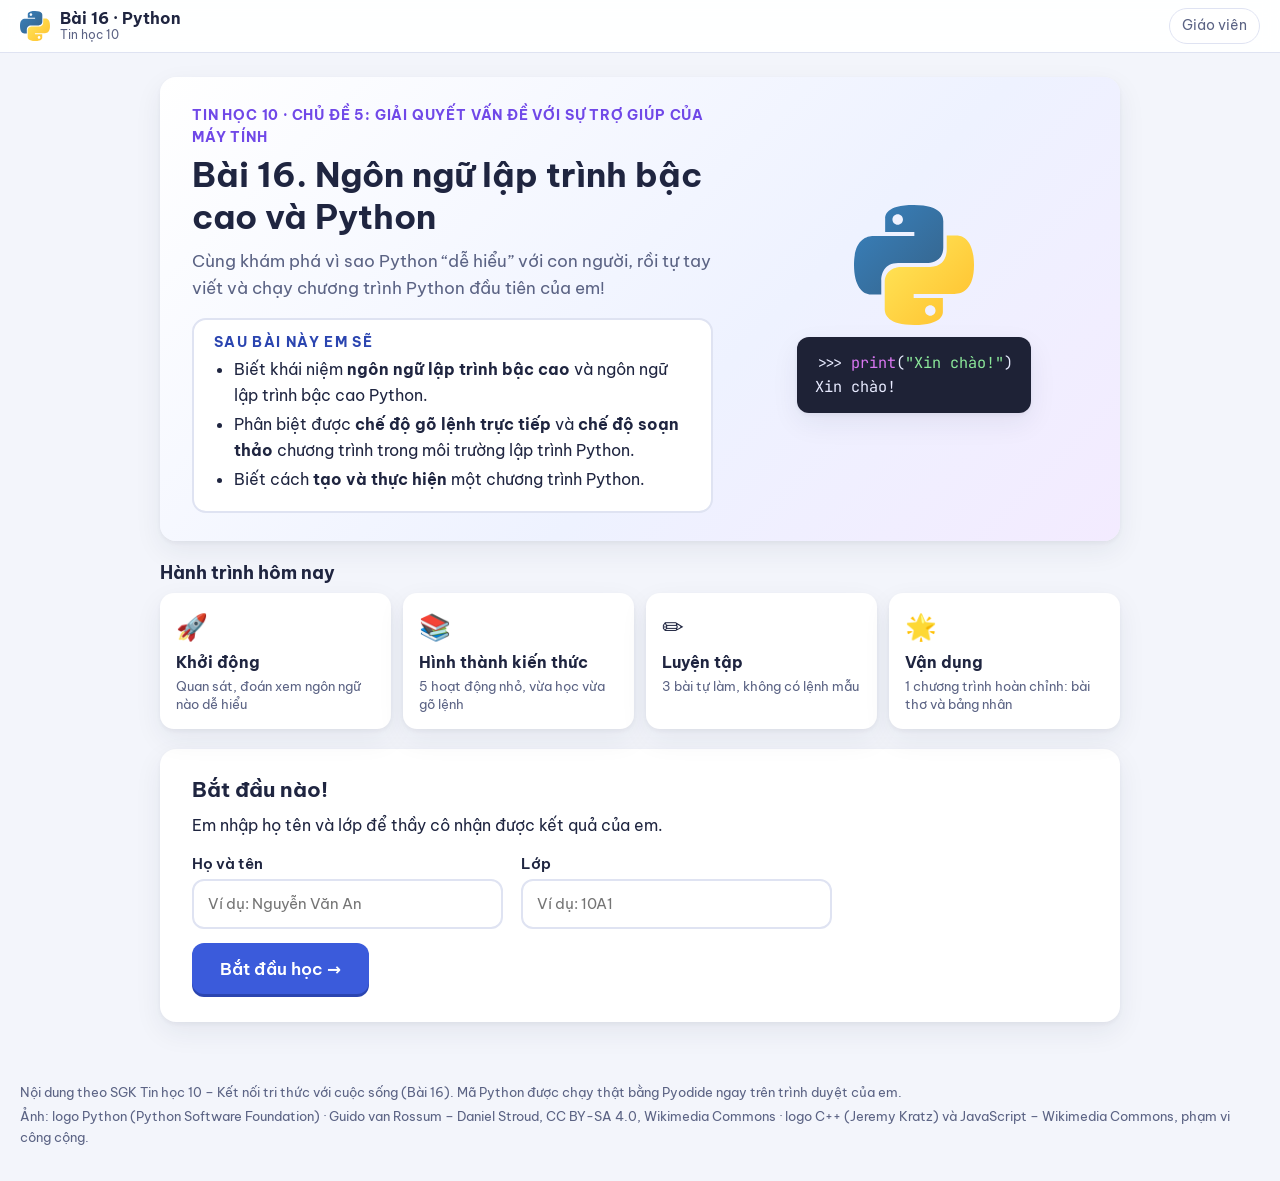
<file: index.html>
<!doctype html>
<html lang="vi">
<head>
  <meta charset="utf-8">
  <meta name="viewport" content="width=device-width, initial-scale=1">
  <title>Bài 16. Ngôn ngữ lập trình bậc cao và Python</title>
  <meta name="description" content="Bài học tương tác Tin học 10: ngôn ngữ lập trình bậc cao, môi trường lập trình Python và chương trình Python đầu tiên.">
  <link rel="icon" href="images/python-logo.svg" type="image/svg+xml">
  <link rel="preconnect" href="https://www.gstatic.com" crossorigin>
  <link rel="preconnect" href="https://cdn.jsdelivr.net" crossorigin>
  <link rel="preconnect" href="https://fonts.googleapis.com">
  <link rel="preconnect" href="https://fonts.gstatic.com" crossorigin>
  <link href="https://fonts.googleapis.com/css2?family=Be+Vietnam+Pro:wght@400;500;600;700;800&family=JetBrains+Mono:wght@400;500;700&display=swap" rel="stylesheet">
  <link rel="stylesheet" href="css/style.css">
</head>
<body>
  <a class="skip" href="#stage">Bỏ qua, đến nội dung chính</a>

  <header class="topbar">
    <button type="button" id="nav-toggle" class="nav-toggle" aria-label="Mở danh sách hoạt động" aria-expanded="false" aria-controls="stepper">☰</button>
    <a class="brand" href="#info"><img src="images/python-logo.svg" alt="" width="30" height="30"><span><b>Bài 16 · Python</b><small>Tin học 10</small></span></a>
    <div id="progress" class="progress" hidden>
      <div class="progress-track" role="progressbar" aria-label="Tiến độ bài học"><div id="progress-bar"></div></div>
      <span id="progress-text"></span>
    </div>
    <span id="sync" class="sync" data-s="off" aria-live="polite"></span>
    <div id="student-chip" class="chip-student" hidden></div>
    <button type="button" id="btn-switch-top" class="btn btn-ghost btn-sm switch-btn" hidden title="Đăng xuất người này và cho bạn khác làm bài trên máy này">🔄 Đổi người làm bài</button>
    <a class="teacher-link" href="teacher.html">Giáo viên</a>
  </header>

  <div class="layout">
    <nav id="stepper" class="stepper" aria-label="Các hoạt động của bài học" hidden></nav>
    <main id="stage" class="stage" tabindex="-1"></main>
  </div>

  <footer class="foot">
    <p>Nội dung theo SGK Tin học 10 – Kết nối tri thức với cuộc sống (Bài 16). Mã Python được chạy thật bằng Pyodide ngay trên trình duyệt của em.</p>
    <p class="credits">Ảnh: logo Python (Python Software Foundation) · Guido van Rossum – Daniel Stroud, CC BY-SA 4.0, Wikimedia Commons · logo C++ (Jeremy Kratz) và JavaScript – Wikimedia Commons, phạm vi công cộng.</p>
  </footer>

  <noscript><p style="padding:24px;text-align:center">Trang này cần bật JavaScript để chạy bài học.</p></noscript>

  <!-- Thứ tự nạp script (không dùng type="module"): xem HUONG_DAN_TAO_BAI_MOI.md mục 4.1 -->
  <script src="js/lesson-config.js"></script>
  <script src="js/firebase-config.js"></script>
  <script src="js/storage.js"></script>
  <script src="js/runner.js"></script>
  <script src="js/validators.js"></script>
  <script src="js/editor.js"></script>
  <script src="js/shell.js"></script>
  <script src="js/api.js"></script>
  <script src="js/activity.js"></script>
  <script src="js/intro.js"></script>
  <script src="js/learning.js"></script>
  <script src="js/practice.js"></script>
  <script src="js/final.js"></script>
  <script src="js/app.js"></script>
</body>
</html>
</file>
<file: css/style.css>
/* Giao diện sáng, xanh dương/tím nhẹ, thẻ bo góc, responsive. */
:root {
  --bg: #f3f5fb; --card: #ffffff; --ink: #1f2540; --muted: #5b6384; --line: #dfe3f2;
  --primary: #3b5bdb; --primary-d: #2b45b0; --primary-l: #edf1ff; --accent: #7048e8; --yellow: #ffd43b;
  --ok: #2b8a3e; --ok-bg: #ebfbee; --warn: #b35c00; --warn-bg: #fff4e0; --err: #c92a2a; --err-bg: #fff0f0;
  --radius: 16px; --shadow: 0 2px 4px rgba(31, 37, 64, .05), 0 10px 28px rgba(31, 37, 64, .07);
  --mono: "JetBrains Mono", Consolas, "Courier New", monospace;
  --sans: "Be Vietnam Pro", system-ui, -apple-system, "Segoe UI", Roboto, sans-serif;
}
* { box-sizing: border-box; }
[hidden] { display: none !important; }
html { scroll-behavior: smooth; }
body { margin: 0; font-family: var(--sans); color: var(--ink); background: var(--bg); line-height: 1.6; font-size: 16px; }
img { max-width: 100%; height: auto; }
h1, h2, h3, h4 { line-height: 1.25; margin: 0 0 .5em; }
h3 { font-size: 1.15rem; margin-top: 1.6em; color: var(--primary-d); }
p { margin: 0 0 .8em; }
a { color: var(--primary); }
code { font-family: var(--mono); font-size: .92em; background: #eef0fa; padding: .1em .4em; border-radius: 6px; }
kbd { font-family: var(--mono); font-size: .85em; background: #fff; border: 1px solid #c9cfe6; border-bottom-width: 2px; border-radius: 6px; padding: .05em .45em; }
.skip { position: absolute; left: -999px; top: 0; background: var(--primary); color: #fff; padding: 8px 14px; z-index: 100; }
.skip:focus { left: 8px; top: 8px; }
:focus-visible { outline: 3px solid #91a7ff; outline-offset: 2px; }

/* ---------- thanh trên ---------- */
.topbar { position: sticky; top: 0; z-index: 30; display: flex; align-items: center; gap: 14px; padding: 8px 20px; background: rgba(255, 255, 255, .92); backdrop-filter: blur(8px); border-bottom: 1px solid var(--line); }
.brand { display: flex; align-items: center; gap: 10px; text-decoration: none; color: var(--ink); }
.brand span { display: flex; flex-direction: column; line-height: 1.2; }
.brand small { color: var(--muted); font-size: .75rem; }
.nav-toggle { display: none; border: 1px solid var(--line); background: #fff; border-radius: 10px; font-size: 1.2rem; padding: 4px 10px; cursor: pointer; }
.progress { display: flex; align-items: center; gap: 10px; flex: 1; max-width: 360px; margin-left: 12px; font-size: .8rem; color: var(--muted); white-space: nowrap; }
.progress-track { flex: 1; height: 10px; background: #e6e9f6; border-radius: 99px; overflow: hidden; }
#progress-bar { height: 100%; width: 0; background: linear-gradient(90deg, var(--primary), var(--accent)); border-radius: 99px; transition: width .5s ease; }
.sync { font-size: .75rem; color: var(--muted); margin-left: auto; }
.sync[data-s="ok"] { color: var(--ok); }
.sync[data-s="fail"] { color: var(--err); }
.chip-student { display: flex; align-items: center; gap: 8px; line-height: 1.2; }
.chip-student small { display: block; color: var(--muted); font-size: .75rem; }
.chip-student > span:last-child { font-size: .85rem; }
.avatar { width: 32px; height: 32px; border-radius: 50%; background: linear-gradient(135deg, var(--primary), var(--accent)); color: #fff; display: grid; place-items: center; font-weight: 700; }
.teacher-link { font-size: .85rem; text-decoration: none; border: 1px solid var(--line); padding: 6px 12px; border-radius: 99px; color: var(--muted); background: #fff; }
.teacher-link:hover { border-color: var(--primary); color: var(--primary); }

/* ---------- bố cục ---------- */
.layout { display: grid; grid-template-columns: 290px minmax(0, 1fr); gap: 24px; max-width: 1280px; margin: 0 auto; padding: 24px 20px 40px; align-items: start; }
.no-nav .layout { grid-template-columns: minmax(0, 1fr); max-width: 1000px; }
.stage { min-width: 0; outline: none; }
.foot { max-width: 1280px; margin: 0 auto; padding: 0 20px 30px; color: var(--muted); font-size: .8rem; }
.foot p { margin: 0 0 4px; }

.stepper { position: sticky; top: 72px; background: var(--card); border-radius: var(--radius); box-shadow: var(--shadow); padding: 14px; max-height: calc(100vh - 90px); overflow: auto; }
.sg + .sg { margin-top: 14px; }
.sg-title { display: flex; align-items: center; gap: 8px; font-size: .9rem; padding: 2px 4px 6px; }
.sg-title small { margin-left: auto; color: var(--muted); }
.sg-num { width: 24px; height: 24px; border-radius: 50%; background: var(--primary-l); color: var(--primary-d); display: grid; place-items: center; font-weight: 700; font-size: .8rem; }
.stepper ul { list-style: none; margin: 0; padding: 0; }
.si { display: flex; gap: 8px; align-items: flex-start; padding: 7px 10px; border-radius: 10px; text-decoration: none; color: var(--ink); font-size: .9rem; line-height: 1.35; }
.si-mark { width: 18px; text-align: center; flex: none; }
a.si:hover { background: var(--primary-l); }
.si.active { background: var(--primary-l); font-weight: 600; box-shadow: inset 3px 0 0 var(--primary); }
.si.done .si-mark { color: var(--ok); font-weight: 700; }
.si.cur .si-mark { color: var(--primary); }
.si.locked { color: #9aa1bf; cursor: not-allowed; }
.done-link { display: block; margin-top: 14px; text-align: center; padding: 9px; border-radius: 10px; background: linear-gradient(135deg, #fff3bf, #ffe066); color: #5c4400; text-decoration: none; font-weight: 600; font-size: .9rem; }
.done-link.off { display: none; }

/* ---------- thẻ & nút ---------- */
.card { background: var(--card); border-radius: var(--radius); box-shadow: var(--shadow); padding: 28px 32px; margin-bottom: 20px; }
.btn { font-family: inherit; font-size: .95rem; font-weight: 600; border: 2px solid transparent; border-radius: 12px; padding: 10px 20px; cursor: pointer; text-decoration: none; display: inline-flex; align-items: center; gap: 6px; transition: transform .1s, box-shadow .15s, background .15s; }
.btn:active { transform: translateY(1px); }
.btn-primary { background: var(--primary); color: #fff; box-shadow: 0 3px 0 var(--primary-d); }
.btn-primary:hover { background: #4263eb; }
.btn-ghost { background: #fff; color: var(--primary-d); border-color: #c5cff5; }
.btn-ghost:hover { background: var(--primary-l); }
.btn-sm { padding: 6px 14px; font-size: .85rem; }
.btn-lg { padding: 13px 26px; font-size: 1.05rem; }
.btn[aria-disabled="true"] { opacity: .55; cursor: not-allowed; box-shadow: none; }
.link-btn { background: none; border: 0; color: var(--primary); text-decoration: underline; cursor: pointer; font: inherit; padding: 0 4px; }
.task-actions { display: flex; flex-wrap: wrap; gap: 10px; margin-top: 14px; }

/* ---------- đầu hoạt động ---------- */
.act-head { margin-bottom: 18px; }
.act-badge { display: inline-block; background: var(--primary-l); color: var(--primary-d); font-size: .78rem; font-weight: 700; letter-spacing: .02em; padding: 4px 12px; border-radius: 99px; margin-bottom: 8px; }
.act-head h2 { font-size: 1.65rem; }
.act-icon { margin-right: 4px; }
.lead { color: var(--muted); font-size: 1.02rem; margin-bottom: 0; }
.act-intro { margin-bottom: 20px; }
.act-intro h3:first-child { margin-top: 0; }
.act-task { margin-top: 8px; }
.act-recap { margin-top: 20px; background: linear-gradient(135deg, #fff9db, #fff3bf); border-radius: 14px; padding: 14px 20px; border-left: 5px solid var(--yellow); }
.act-recap h4 { margin: 0 0 6px; }
.act-recap ul { margin: 0; padding-left: 20px; }
.act-nav { display: flex; justify-content: space-between; align-items: center; gap: 12px; margin-top: 22px; padding-top: 16px; border-top: 1px dashed var(--line); }

.callout { background: var(--primary-l); border-radius: 14px; padding: 14px 18px; margin: 14px 0; }
.callout.think { background: #f3f0ff; border-left: 5px solid var(--accent); }
.callout details { margin-top: 8px; }
.callout summary { cursor: pointer; color: var(--accent); font-weight: 600; }
.req-line { margin: 4px 0; font-size: 1.1rem; }
.note { background: #fff9db; border-radius: 12px; padding: 10px 14px; border-left: 4px solid var(--yellow); }
.facts { padding-left: 0; list-style: none; margin: 8px 0; }
.facts li { margin-bottom: 8px; }
.fig { margin: 12px 0; min-width: 0; }
.fig-cap { text-align: center; color: var(--muted); font-size: .85rem; margin-top: 6px; }
.split { display: grid; grid-template-columns: minmax(0, 1.1fr) minmax(0, 1fr); gap: 18px; align-items: start; margin: 8px 0; }
.legend { display: flex; flex-wrap: wrap; gap: 6px 22px; font-size: .9rem; margin-top: 8px; }
.legend i { font-style: normal; color: #fff; background: var(--accent); border-radius: 50%; width: 22px; height: 22px; display: inline-grid; place-items: center; font-size: .75rem; margin-right: 4px; }
table.mini { border-collapse: collapse; width: 100%; font-size: .92rem; background: #fff; border-radius: 12px; overflow: hidden; box-shadow: 0 0 0 1px var(--line); }
table.mini th, table.mini td { padding: 8px 12px; text-align: left; border-bottom: 1px solid var(--line); }
table.mini th { background: var(--primary-l); }
.syntax { background: #1e2236; color: #e8ebff; border-radius: 14px; padding: 14px 20px; margin: 14px 0; }
.syntax-title { font-size: .8rem; text-transform: uppercase; letter-spacing: .08em; color: #aab3e6; }
.syntax-code { display: block; background: transparent; color: var(--yellow); font-size: 1.3rem; padding: 6px 0; }
.syntax p { margin: 0; color: #dfe3ff; }
.syntax code { background: rgba(255, 255, 255, .12); color: #fff; }

/* bậc thang & sơ đồ */
.ladder { display: flex; flex-direction: column; gap: 8px; margin: 14px 0; }
.rung { display: grid; grid-template-columns: 1fr; gap: 2px; padding: 12px 16px; border-radius: 12px; border: 2px solid; }
.rung b { font-size: 1rem; } .rung span { font-size: .88rem; color: var(--muted); } .rung code { justify-self: start; background: rgba(255, 255, 255, .7); }
.r1 { background: #f1f3f5; border-color: #ced4da; margin-right: 24%; }
.r2 { background: #fff4e6; border-color: #ffc078; margin: 0 12%; }
.r3 { background: #e7f5ff; border-color: #74c0fc; margin-left: 24%; }
.ladder-axis { display: flex; align-items: center; justify-content: space-between; font-size: .8rem; color: var(--muted); padding: 0 4px; }
.flow { display: grid; grid-template-columns: minmax(0, 1fr) auto minmax(0, 1fr) auto minmax(0, 1fr); align-items: stretch; gap: 8px; margin: 14px 0; }
.fl-box { background: #fff; border: 2px solid var(--line); border-radius: 12px; padding: 10px 14px; display: flex; flex-direction: column; gap: 4px; text-align: center; align-items: center; justify-content: center; }
.fl-box small { color: var(--muted); }
.fl-arrow { display: flex; flex-direction: column; align-items: center; justify-content: center; color: var(--primary); font-size: 1.6rem; flex: 0 0 auto; }
.fl-arrow span { font-size: .75rem; color: var(--accent); font-weight: 600; text-align: center; }
.fl-arrow .ar { line-height: 1; }
.fl-pc { font-size: 2rem; }
.langs { display: grid; grid-template-columns: repeat(auto-fit, minmax(120px, 1fr)); gap: 12px; margin: 12px 0; }
.lang { background: #fff; border: 2px solid var(--line); border-radius: 14px; padding: 12px; display: flex; flex-direction: column; align-items: center; gap: 6px; }
.java-badge { width: 56px; height: 56px; display: grid; place-items: center; font-size: 2rem; background: #fff1f1; border: 2px solid #ff8787; border-radius: 12px; }
.person { display: grid; grid-template-columns: minmax(0, 320px) minmax(0, 1fr); gap: 20px; align-items: center; background: #fbfcff; border: 1px solid var(--line); border-radius: 14px; padding: 16px; }
.person figure { margin: 0; }
.person img { border-radius: 12px; display: block; width: 100%; object-fit: cover; }
.person figcaption { margin-top: 6px; font-size: .88rem; }
.person figcaption small { color: var(--muted); }
.modes { display: grid; grid-template-columns: 1fr 1fr; gap: 14px; margin: 12px 0; }
.mode { border-radius: 14px; padding: 14px 18px; }
.mode h4 { margin-bottom: 6px; }
.mode ul { margin: 0; padding-left: 20px; }
.m1 { background: #e7f5ff; border: 2px solid #a5d8ff; }
.m2 { background: #f3f0ff; border: 2px solid #d0bfff; }
.sample { background: #1e2236; color: #e8ebff; border-radius: 12px; padding: 12px 16px; font-family: var(--mono); font-size: .92rem; margin: 8px 0; overflow: auto; user-select: none; }
.sample-box .sample-title { font-size: .85rem; color: var(--muted); font-weight: 600; margin-top: 12px; }
.sample .tk-str, .syntax .tk-str { color: #8ce99a; } .sample .tk-cmt { color: #ff8787; } .sample .tk-kw { color: #ffa94d; } .sample .tk-bi { color: #da77f2; } .sample .tk-num { color: #74c0fc; }

/* ---------- phản hồi ---------- */
.fb { margin-top: 14px; padding: 12px 16px; border-radius: 12px; border: 2px solid; font-size: .96rem; }
.fb-ok { background: var(--ok-bg); border-color: #8ce99a; color: #1b5e2b; }
.fb-warn { background: var(--warn-bg); border-color: #ffd8a8; color: var(--warn); }
.fb strong { margin-right: 4px; }
.hints, .checks { margin: 6px 0 0; padding-left: 20px; }
.checks { list-style: none; padding-left: 0; }
.checks li { padding: 2px 0; color: var(--muted); } .checks li.ok { color: var(--ok); } .checks li span { display: inline-block; width: 1.3em; font-weight: 700; }
.checks li.no { color: var(--ink); } .checks small { display: block; margin-left: 1.3em; color: var(--warn); font-size: .85rem; }
.explain { margin-top: 6px; color: #3d4466; background: rgba(255, 255, 255, .6); border-radius: 8px; padding: 6px 10px; }

/* ---------- điền chỗ trống ---------- */
.task-text { margin-bottom: 10px; }
.blanks { display: flex; flex-direction: column; gap: 12px; }
.blank { background: #fafbff; border: 2px solid var(--line); border-radius: 12px; padding: 12px 16px; transition: border-color .2s, background .2s; }
.blank.is-ok { border-color: #8ce99a; background: var(--ok-bg); } .blank.is-bad { border-color: #ffc078; background: #fffaf3; }
.blank-q { font-size: 1.02rem; line-height: 2.1; }
.blank-in, .step-in { font-family: var(--sans); font-size: 1rem; border: 0; border-bottom: 3px solid #91a7ff; background: #fff; border-radius: 8px 8px 0 0; padding: 4px 10px; margin: 0 4px; color: var(--primary-d); font-weight: 600; max-width: 100%; }
.blank-in:focus, .step-in:focus { outline: none; border-bottom-color: var(--accent); background: #f8f9ff; }
.blank-fb { margin-top: 4px; color: var(--warn); font-size: .9rem; }

/* ---------- từng bước + Shell ---------- */
.task-steps { display: grid; grid-template-columns: minmax(0, 5fr) minmax(0, 6fr); gap: 18px; align-items: start; }
.steps-shell { position: sticky; top: 76px; min-width: 0; }
.step-list { list-style: none; margin: 0; padding: 0; display: flex; flex-direction: column; gap: 8px; }
.step { display: flex; gap: 10px; padding: 10px 12px; border-radius: 12px; border: 2px solid var(--line); background: #fff; }
.step.todo { opacity: .55; }
.step.cur { border-color: var(--primary); background: var(--primary-l); box-shadow: 0 0 0 4px rgba(59, 91, 219, .12); }
.step.done { background: var(--ok-bg); border-color: #b2f2bb; }
.step-no { width: 26px; height: 26px; flex: none; border-radius: 50%; background: #e3e7fa; display: grid; place-items: center; font-size: .8rem; font-weight: 700; color: var(--primary-d); }
.step.cur .step-no { background: var(--primary); color: #fff; } .step.done .step-no { background: var(--ok); color: #fff; }
.step-body { min-width: 0; } .step-text { font-size: .96rem; }
.chip { display: inline-block; margin-top: 6px; background: #1e2236; color: #e8ebff; padding: 6px 12px; border-radius: 10px; font-family: var(--mono); font-size: .9rem; user-select: none; -webkit-user-select: none; max-width: 100%; overflow-x: auto; white-space: pre; }
.chip .tk-str { color: #8ce99a; } .chip .tk-kw { color: #ffa94d; } .chip .tk-bi { color: #da77f2; } .chip .tk-num { color: #74c0fc; } .chip .tk-cmt { color: #ff8787; }
.step-ans { display: flex; flex-wrap: wrap; gap: 8px; align-items: center; margin-top: 8px; }
.step-ans .step-in { flex: 1 1 140px; margin: 0; }

/* ---------- cửa sổ kiểu IDLE ---------- */
.win { border: 1px solid #7a7f99; border-radius: 8px 8px 4px 4px; background: #fff; overflow: visible; box-shadow: 0 6px 18px rgba(31, 37, 64, .18); position: relative; color: #000; }
.win-title { display: flex; align-items: center; gap: 8px; padding: 5px 8px; background: linear-gradient(#f5f6fa, #e4e7f2); border-bottom: 1px solid #c3c8de; font-size: .8rem; border-radius: 8px 8px 0 0; font-family: "Segoe UI", var(--sans); }
.win-name { flex: 1; white-space: nowrap; overflow: hidden; text-overflow: ellipsis; }
.win-btns { display: flex; gap: 12px; color: #555; font-style: normal; } .win-btns i { font-style: normal; font-size: .75rem; }
.win-menu { position: relative; display: flex; flex-wrap: wrap; gap: 0; padding: 0 4px; background: #f3f4f9; border-bottom: 1px solid #d5d9ea; font-family: "Segoe UI", var(--sans); font-size: .8rem; }
.mi { padding: 3px 8px; cursor: default; user-select: none; } .mi:hover { background: #dde3ff; }
.mdrop { position: absolute; top: 100%; z-index: 20; background: #fff; border: 1px solid #aeb4d0; box-shadow: 0 8px 20px rgba(0, 0, 0, .2); min-width: 210px; padding: 3px 0; }
.mdrop button { display: flex; justify-content: space-between; gap: 18px; width: 100%; border: 0; background: none; text-align: left; font: inherit; padding: 5px 14px; cursor: pointer; }
.mdrop button:hover { background: #cfd8ff; } .mdrop button.off { color: #9aa0b8; } .mdrop kbd { border: 0; background: none; color: #777; font-size: .75rem; padding: 0; }
.sh-body { height: 330px; overflow: auto; padding: 6px 8px; font-family: var(--mono); font-size: .88rem; line-height: 1.5; background: #fff; cursor: text; }
.win-shell.static .sh-body { height: auto; cursor: default; user-select: none; }
.sh-line { white-space: pre-wrap; word-break: break-word; }
.sh-out { color: #0000cc; } .sh-err { color: #d40000; }
.sh-tip { color: #6a4a00; background: #fff6d6; font-family: var(--sans); font-size: .82rem; padding: 3px 8px; border-radius: 6px; margin: 2px 0 4px; }
.sh-restart { color: #444; text-align: center; margin: 6px 0; letter-spacing: .02em; }
.sh-p { color: #000; font-weight: 500; } .sh-in .sh-p { color: #333; }
.sh-row { display: flex; align-items: center; }
.sh-input { flex: 1; font-family: var(--mono); font-size: inherit; border: 0; outline: none; background: transparent; padding: 0; color: #000; min-width: 0; }
.sh-row:focus-within { background: #f6f8ff; }
.sh-status { padding: 4px 10px; font-size: .78rem; background: #fff6d6; border-top: 1px solid #f0dc8c; font-family: var(--sans); }
.tk-str { color: #00882b; } .tk-cmt { color: #d40000; } .tk-kw { color: #ff7700; } .tk-bi { color: #900090; } .tk-num { color: inherit; }
.bin { color: #364fc7; letter-spacing: .02em; } .asm { color: #a61e4d; }

/* khung soạn thảo */
.ed { display: flex; background: #fff; border-radius: 0 0 6px 6px; overflow: hidden; }
.ed-gutter { width: 44px; flex: none; overflow: hidden; background: #f1f3fa; color: #8a90ab; text-align: right; padding: 8px 8px 8px 0; font-family: var(--mono); font-size: .9rem; line-height: 1.55; border-right: 1px solid #e0e4f3; user-select: none; }
.ed-nums { white-space: pre; }
.ed-area { flex: 1; min-width: 0; border: 0; resize: vertical; outline: none; padding: 8px 12px; font-family: var(--mono); font-size: .9rem; line-height: 1.55; tab-size: 4; white-space: pre; overflow: auto; background: #fff; color: #111; }
.ed-area:focus { background: #fcfdff; }
.code-win { border: 1px solid #7a7f99; border-radius: 10px; overflow: hidden; box-shadow: 0 6px 18px rgba(31, 37, 64, .12); }
.code-win-bar { display: flex; justify-content: space-between; gap: 10px; background: linear-gradient(#f5f6fa, #e4e7f2); padding: 6px 12px; font-size: .82rem; border-bottom: 1px solid #c3c8de; }
.code-win-bar small { color: var(--muted); }
.out-wrap { margin-top: 14px; }
.out-title { font-size: .8rem; font-weight: 700; color: var(--muted); text-transform: uppercase; letter-spacing: .06em; margin-bottom: 4px; }
.out { margin: 0; background: #fff; border: 1px solid var(--line); border-left: 5px solid var(--primary); border-radius: 10px; padding: 10px 14px; min-height: 64px; max-height: 280px; overflow: auto; font-family: var(--mono); font-size: .88rem; white-space: pre-wrap; word-break: break-word; }
.o-out { color: #0000cc; display: block; } .o-err { color: #d40000; display: block; } .o-none { color: var(--muted); font-family: var(--sans); font-style: italic; }
.o-tip { display: block; margin-top: 6px; color: #6a4a00; background: #fff6d6; padding: 3px 8px; border-radius: 6px; font-family: var(--sans); font-size: .82rem; }

/* màn hình nền IDLE (Thực hành) */
.task-idle { display: grid; grid-template-columns: minmax(0, 4fr) minmax(0, 6fr); gap: 18px; align-items: start; }
.guide { list-style: none; margin: 0; padding: 0; display: flex; flex-direction: column; gap: 8px; }
.guide li { display: flex; gap: 10px; padding: 10px 12px; border: 2px solid var(--line); background: #fff; border-radius: 12px; font-size: .94rem; }
.guide li.cur { border-color: var(--primary); background: var(--primary-l); box-shadow: 0 0 0 4px rgba(59, 91, 219, .12); }
.guide li.done { background: var(--ok-bg); border-color: #b2f2bb; }
.gk { flex: none; width: 26px; height: 26px; border-radius: 50%; background: #e3e7fa; display: grid; place-items: center; font-weight: 700; font-size: .8rem; color: var(--primary-d); }
.guide li.cur .gk { background: var(--primary); color: #fff; } .guide li.done .gk { background: var(--ok); color: #fff; font-size: 0; } .guide li.done .gk::after { content: "✓"; font-size: .85rem; }
.desk { position: relative; display: grid; grid-template-columns: 96px minmax(0, 1fr); gap: 10px; min-height: 480px; padding: 14px; border-radius: 14px; background: radial-gradient(circle at 20% 20%, #5aa9e6, #2d5d9f 70%); }
.desk-icon { background: transparent; border: 2px solid transparent; color: #fff; display: flex; flex-direction: column; align-items: center; gap: 4px; font: inherit; font-size: .75rem; text-align: center; padding: 6px; border-radius: 8px; cursor: pointer; text-shadow: 0 1px 3px rgba(0, 0, 0, .6); }
.desk-icon:hover, .desk-icon:focus-visible { background: rgba(255, 255, 255, .2); border-color: rgba(255, 255, 255, .6); }
.desk-icon.running { opacity: .75; }
.desk-wins { display: flex; flex-direction: column; gap: 12px; min-width: 0; grid-column: 2; grid-row: 1; }
.desk-closed { grid-column: 2; grid-row: 1; align-self: center; justify-self: center; background: rgba(255, 255, 255, .92); border-radius: 14px; padding: 18px 26px; text-align: center; }
.desk-icons { grid-column: 1; grid-row: 1; }
.idle-sh .sh-body { height: 230px; }
.win-editor .ed-area { min-height: 130px; }
.win-dlg { position: absolute; inset: 0; background: rgba(31, 37, 64, .35); display: grid; place-items: center; z-index: 15; border-radius: 6px; }
.dlg-box { background: #f0f0f0; border: 1px solid #888; padding: 14px 18px; width: min(360px, 90%); box-shadow: 0 10px 30px rgba(0, 0, 0, .35); font-size: .88rem; }
.dlg-box h4 { margin: 0 0 8px; font-size: .95rem; }
.dlg-input { width: 100%; font: inherit; padding: 5px 8px; border: 1px solid #888; margin-top: 4px; } .dlg-input.bad { border-color: var(--err); background: var(--err-bg); }
.dlg-note { color: #555; font-size: .78rem; margin: 6px 0; }
.dlg-btns { display: flex; gap: 8px; justify-content: flex-end; margin-top: 8px; }

/* ---------- Khởi động ---------- */
.cards3 { display: grid; grid-template-columns: repeat(auto-fit, minmax(300px, 1fr)); gap: 14px; margin: 14px 0 4px; }
.code-card { text-align: left; font: inherit; background: #fff; border: 3px solid var(--line); border-radius: 14px; padding: 0; cursor: pointer; overflow: hidden; display: flex; flex-direction: column; transition: transform .15s, border-color .15s, box-shadow .15s; }
.code-card:hover { transform: translateY(-3px); border-color: #91a7ff; box-shadow: 0 10px 22px rgba(59, 91, 219, .15); }
.code-card.on { border-color: var(--primary); box-shadow: 0 0 0 4px rgba(59, 91, 219, .18); }
.cc-head { display: flex; justify-content: space-between; align-items: center; background: var(--primary-l); padding: 8px 14px; font-size: .88rem; }
.cc-head b { white-space: nowrap; }
.cc-head em { font-style: normal; color: var(--muted); }
.cc-code { margin: 0; padding: 12px 14px; font-family: var(--mono); font-size: .72rem; line-height: 1.55; white-space: pre; overflow-x: auto; flex: 1; color: #111; }
.cc-pick { display: none; background: var(--primary); color: #fff; padding: 6px 14px; font-weight: 600; font-size: .85rem; }
.code-card.on .cc-pick { display: block; }
.reason { display: block; margin-top: 12px; font-weight: 600; }
.reason-in { display: block; width: 100%; margin-top: 6px; font: inherit; font-weight: 400; padding: 10px 12px; border: 2px solid var(--line); border-radius: 12px; resize: vertical; }
.reason-in:focus { outline: none; border-color: var(--primary); }

/* ---------- trang thông tin ---------- */
.hero { display: grid; grid-template-columns: minmax(0, 1.5fr) minmax(0, 1fr); gap: 28px; align-items: center; background: linear-gradient(135deg, #fff, #eef2ff 60%, #f3ebff); }
.eyebrow { color: var(--accent); font-weight: 700; font-size: .85rem; text-transform: uppercase; letter-spacing: .06em; margin-bottom: 6px; }
.hero h1 { font-size: 2.1rem; margin-bottom: 10px; }
.hero-sub { color: var(--muted); font-size: 1.05rem; }
.objectives { background: #fff; border-radius: 14px; padding: 14px 20px; border: 2px solid var(--line); margin-top: 16px; }
.objectives h2 { font-size: .85rem; letter-spacing: .1em; color: var(--primary-d); margin-bottom: 6px; }
.objectives ul { margin: 0; padding-left: 20px; } .objectives li { margin-bottom: 4px; }
.hero-art { display: flex; flex-direction: column; align-items: center; gap: 12px; }
.hero-code { margin: 0; background: #1e2236; color: #e8ebff; border-radius: 12px; padding: 14px 18px; font-family: var(--mono); font-size: .95rem; box-shadow: var(--shadow); }
.hero-code .tk-str { color: #8ce99a; } .hero-code .tk-bi { color: #da77f2; } .hero-code .tk-num { color: #74c0fc; }
.road h2 { font-size: 1.15rem; }
.road-list { list-style: none; margin: 0 0 20px; padding: 0; display: grid; grid-template-columns: repeat(4, minmax(0, 1fr)); gap: 12px; counter-reset: r; }
.road-list li { background: var(--card); border-radius: 14px; box-shadow: var(--shadow); padding: 14px 16px; display: flex; flex-direction: column; gap: 2px; }
.road-list span { font-size: 1.6rem; } .road-list small { color: var(--muted); line-height: 1.4; }
.start-card h2 { font-size: 1.3rem; }
.info-form { display: grid; grid-template-columns: 1fr 1fr; gap: 14px 18px; max-width: 640px; }
.info-form label { display: flex; flex-direction: column; gap: 4px; font-weight: 600; font-size: .92rem; }
.info-form input { font: inherit; font-weight: 400; padding: 11px 14px; border: 2px solid var(--line); border-radius: 12px; }
.info-form input:focus { outline: none; border-color: var(--primary); box-shadow: 0 0 0 4px rgba(59, 91, 219, .12); }
.form-err { grid-column: 1 / -1; margin: 0; color: var(--err); background: var(--err-bg); padding: 8px 12px; border-radius: 10px; }
.info-form .btn { grid-column: 1 / -1; justify-self: start; }

/* ---------- nộp bài, vận dụng ---------- */
.submit-box { margin-top: 20px; background: linear-gradient(135deg, #e7f5ff, #f3f0ff); border: 2px solid #b6c5ff; border-radius: 16px; padding: 16px 22px; }
.msg { margin: 10px 0 0; min-height: 1.2em; }
.msg.ok { color: var(--ok); font-weight: 600; } .msg.err { color: var(--err); background: var(--err-bg); padding: 8px 12px; border-radius: 10px; }
.msg ul { margin: 4px 0 0; padding-left: 20px; }
.final-grid { display: grid; grid-template-columns: minmax(0, 5fr) minmax(0, 6fr); gap: 24px; align-items: start; }
.final-work { position: sticky; top: 76px; }
.fpart { background: #fafbff; border: 1px solid var(--line); border-radius: 14px; padding: 12px 18px; margin-bottom: 12px; }
.fpart h4 { display: flex; align-items: center; gap: 8px; margin-bottom: 6px; }
.fpart h4 span { width: 26px; height: 26px; border-radius: 50%; background: var(--primary); color: #fff; display: grid; place-items: center; font-size: .85rem; }
.poem { margin: 8px 0; padding: 12px 18px; background: #fff9db; border-left: 5px solid var(--yellow); border-radius: 8px; font-style: italic; }
.hint-box { margin: 8px 0; background: #fff; border: 1px dashed #b6c5ff; border-radius: 10px; padding: 8px 14px; }
.hint-box summary { cursor: pointer; font-weight: 600; color: var(--accent); }
.checklist-card { margin-top: 14px; background: #fff; border: 2px solid var(--line); border-radius: 14px; padding: 12px 16px; }
.checklist-card h4 { margin-bottom: 6px; }
.checklist { list-style: none; margin: 0; padding: 0; }
.checklist li { display: flex; gap: 10px; padding: 6px 0; border-bottom: 1px dashed var(--line); }
.checklist li:last-child { border-bottom: 0; }
.cm { flex: none; width: 24px; height: 24px; border-radius: 50%; display: grid; place-items: center; font-size: .8rem; font-weight: 700; background: #edeff7; color: var(--muted); }
.checklist li.ok .cm { background: var(--ok); color: #fff; } .checklist li.no .cm { background: #ffe3e3; color: var(--err); }
.checklist small { display: block; color: var(--warn); font-size: .8rem; } .checklist li.pending small { color: var(--muted); }
.checklist li.bonus b::after { content: " ⭐ thử thách"; font-size: .75rem; color: #b08600; font-weight: 500; }

/* ---------- trang hoàn thành ---------- */
.done-card { text-align: center; }
.done-head h1 { font-size: 2rem; } .trophy { font-size: 4rem; }
.done-grid { display: grid; grid-template-columns: 1fr 1fr; gap: 28px; text-align: left; margin: 22px 0; }
.learned { padding-left: 20px; } .learned li { margin-bottom: 6px; }
.result-table { width: 100%; border-collapse: collapse; font-size: .9rem; }
.result-table th, .result-table td { padding: 6px 10px; border-bottom: 1px solid var(--line); text-align: left; } .result-table th { background: var(--primary-l); }
.done-note { color: var(--muted); }

/* ---------- thông báo nổi ---------- */
.toast { position: fixed; left: 50%; bottom: 24px; transform: translate(-50%, 20px); background: #1f2540; color: #fff; padding: 10px 18px; border-radius: 12px; z-index: 200; opacity: 0; transition: .3s; font-size: .9rem; max-width: 90vw; box-shadow: 0 8px 24px rgba(0, 0, 0, .3); }
.toast.show { opacity: 1; transform: translate(-50%, 0); }

/* ---------- responsive ---------- */
@media (max-width: 1100px) {
  .task-steps, .task-idle, .final-grid, .person, .split { grid-template-columns: minmax(0, 1fr); }
  .flow { grid-template-columns: minmax(0, 1fr); }
  .fl-arrow { flex-direction: row; gap: 8px; padding: 2px 0; } .fl-arrow .ar { transform: rotate(90deg); }
  .steps-shell, .final-work { position: static; }
}
@media (max-width: 900px) {
  .layout { grid-template-columns: minmax(0, 1fr); padding: 16px; }
  .nav-toggle { display: block; }
  .stepper { position: fixed; z-index: 40; top: 56px; left: 12px; right: 12px; display: none; max-height: calc(100vh - 72px); }
  .stepper.open { display: block; }
  .stepper[hidden] { display: none !important; }
  .progress { max-width: none; } #progress-text { display: none; }
  .chip-student > span:last-child small { display: none; }
  .card { padding: 20px 18px; }
  .hero, .done-grid, .person, .split, .modes { grid-template-columns: minmax(0, 1fr); }
  .road-list { grid-template-columns: 1fr 1fr; }
  .cards3 { grid-template-columns: minmax(0, 1fr); }
  .cc-code { font-size: .78rem; }
  .info-form { grid-template-columns: 1fr; }
  .r1, .r2, .r3 { margin-left: 0; margin-right: 0; }
  .desk { grid-template-columns: minmax(0, 1fr); } .desk-wins, .desk-closed, .desk-icons { grid-column: 1; }
  .desk-icons { grid-row: 1; } .desk-wins, .desk-closed { grid-row: 2; }
  .desk-icon { flex-direction: row; font-size: .85rem; }
}
@media (max-width: 560px) {
  .brand span small, .teacher-link { display: none; }
  .topbar { gap: 8px; padding: 8px 12px; }
  .sync { font-size: .65rem; max-width: 72px; line-height: 1.2; }
  .chip-student b { display: block; max-width: 84px; overflow: hidden; text-overflow: ellipsis; white-space: nowrap; }
  .road-list { grid-template-columns: 1fr; }
  .act-head h2 { font-size: 1.35rem; }
  .sh-body { height: 280px; }
}
@media (prefers-reduced-motion: reduce) { * { transition: none !important; scroll-behavior: auto !important; } }

/* ---------- trang giáo viên ---------- */
.t-main { max-width: 1180px; margin: 0 auto; padding: 24px 20px 40px; outline: none; }
.t-login { max-width: 460px; margin: 40px auto; }
.t-login form { display: flex; flex-direction: column; gap: 14px; margin-top: 12px; }
.t-login label, .t-toolbar label { display: flex; flex-direction: column; gap: 4px; font-weight: 600; font-size: .88rem; }
.t-login input, .t-toolbar input, .t-toolbar select { font: inherit; font-weight: 400; padding: 10px 12px; border: 2px solid var(--line); border-radius: 12px; background: #fff; min-width: 0; }
.t-login input:focus, .t-toolbar input:focus, .t-toolbar select:focus { outline: none; border-color: var(--primary); }
.t-toolbar { display: flex; flex-wrap: wrap; gap: 14px; align-items: flex-end; padding: 16px 20px; }
.t-toolbar select { max-width: 340px; }
.t-grow { flex: 1 1 200px; }
.t-note { color: var(--muted); font-size: .88rem; margin: 0 0 10px; min-height: 1.2em; }
.t-tablecard { padding: 8px 8px 12px; }
.t-scroll { overflow-x: auto; }
.t-table { width: 100%; border-collapse: collapse; font-size: .92rem; min-width: 760px; }
.t-table th { text-align: left; background: var(--primary-l); padding: 10px 12px; font-size: .8rem; text-transform: uppercase; letter-spacing: .04em; color: var(--primary-d); white-space: nowrap; }
.t-table th[data-sort] { cursor: pointer; } .t-table th[data-sort]:hover { background: #dbe4ff; }
.t-table td { padding: 10px 12px; border-bottom: 1px solid var(--line); vertical-align: middle; }
.t-table tbody tr { cursor: pointer; } .t-table tbody tr:hover { background: #f7f9ff; }
.t-empty { text-align: center; color: var(--muted); padding: 24px; }
.pill { white-space: nowrap; display: inline-block; padding: 2px 10px; border-radius: 99px; background: #edeff7; color: var(--muted); font-size: .82rem; font-weight: 600; }
.pill.ok { background: var(--ok-bg); color: var(--ok); } .pill.mid { background: var(--warn-bg); color: var(--warn); }
.flag { font-size: .75rem; color: var(--err); background: var(--err-bg); padding: 1px 8px; border-radius: 99px; margin-left: 6px; white-space: nowrap; }
.t-detail { position: fixed; inset: 0; background: rgba(31, 37, 64, .45); z-index: 60; display: flex; justify-content: flex-end; }
.t-detail-card { width: min(760px, 100%); height: 100%; overflow: auto; background: var(--bg); padding: 22px 24px 40px; box-shadow: -10px 0 30px rgba(0, 0, 0, .25); }
.t-detail-head { display: flex; justify-content: space-between; align-items: flex-start; gap: 12px; flex-wrap: wrap; margin-bottom: 8px; }
.t-detail-head h2 { margin: 0; } .t-detail-head p { margin: 2px 0 0; color: var(--muted); font-size: .82rem; word-break: break-all; }
.t-detail-actions { display: flex; gap: 8px; }
.t-badges { display: flex; flex-wrap: wrap; gap: 8px; margin: 8px 0; }
.rec { background: #fff; border: 1px solid var(--line); border-radius: 12px; margin-bottom: 8px; padding: 0; }
.rec > summary, .rec-line { display: flex; flex-wrap: wrap; align-items: center; gap: 6px 10px; padding: 9px 14px; cursor: pointer; list-style: none; }
.rec > summary::-webkit-details-marker { display: none; }
.rec.ok { border-color: #b2f2bb; }
.rec .checks, .rec.open > .code-view { margin: 0 14px; }
.rec-mark { width: 22px; height: 22px; border-radius: 50%; display: grid; place-items: center; background: #edeff7; font-size: .8rem; font-weight: 700; color: var(--muted); }
.rec.ok .rec-mark { background: var(--ok); color: #fff; }
.stat { font-size: .78rem; color: var(--muted); background: #f3f5fb; padding: 1px 8px; border-radius: 99px; } .stat.warn { color: var(--err); background: var(--err-bg); font-weight: 600; }
.code-view { margin: 0; background: #1e2236; color: #e8ebff; padding: 12px 16px; border-radius: 0 0 12px 12px; font-family: var(--mono); font-size: .85rem; overflow: auto; white-space: pre; max-height: 360px; }
.rec.open > .code-view { border-radius: 10px; margin-bottom: 14px; }
.rec .checks li.ok { color: var(--ok); } .rec .checks li.no { color: var(--muted); }
@media (max-width: 700px) { .t-detail-card { padding: 16px; } }

/* ---------- bổ sung ---------- */
.req-out { margin: 4px 0 10px; padding: 8px 14px; background: #fff; border: 2px dashed #91a7ff; border-radius: 10px; font-weight: 700; font-size: 1.1rem; font-family: var(--mono); }
.callout ul { margin: 0 0 10px; padding-left: 20px; }
.fpart .small { font-size: .88rem; color: var(--muted); margin: 6px 0 0; }
.fpart .sample { user-select: text; }
.steps-shell .sh-host { min-width: 0; }
.steps-editor { margin-top: 12px; }
.steps-shell.has-ed { position: static; }
.steps-shell.has-ed .sh-body { height: 190px; }
.steps-shell.has-ed .steps-editor .ed-area { min-height: 90px; }
.switch-btn { white-space: nowrap; }
@media (max-width: 700px) { .switch-btn { font-size: 0; padding: 6px 10px; } .switch-btn::before { content: "🔄"; font-size: 1rem; } }
</file>
